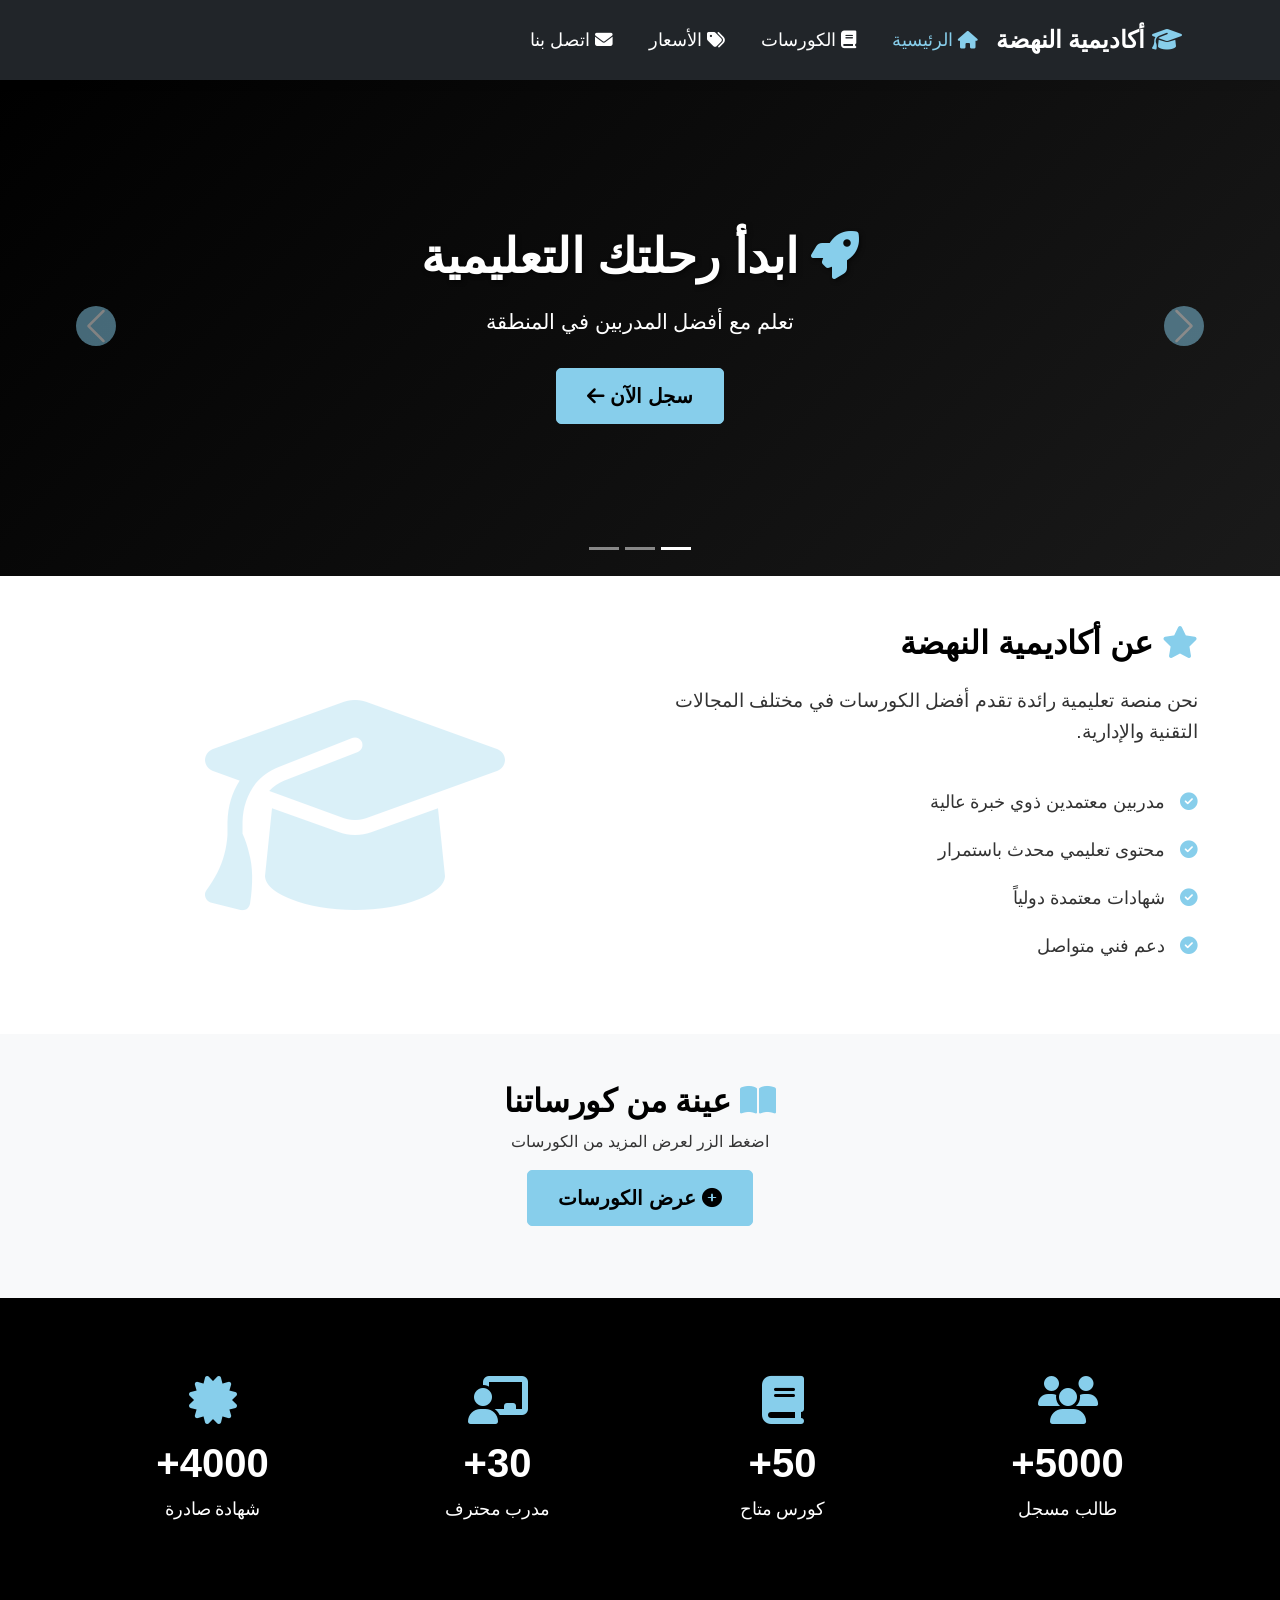
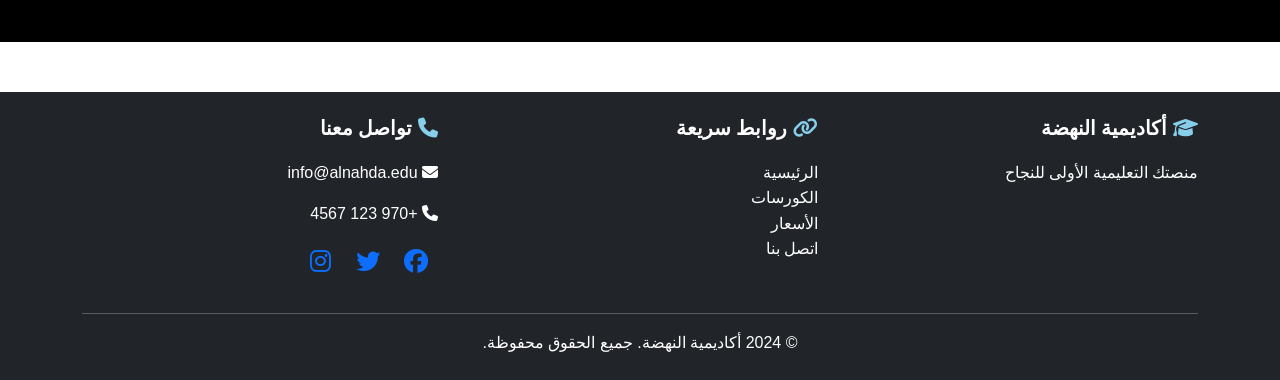
<file: index.html>
<!DOCTYPE html>
<html lang="ar" dir="rtl">
<head>
    <meta charset="UTF-8">
    <meta name="viewport" content="width=device-width, initial-scale=1.0">
    <title>أكاديمية النهضة - الرئيسية</title>
    
    <!-- Bootstrap CSS -->
    <link href="https://cdn.jsdelivr.net/npm/bootstrap@5.3.0/dist/css/bootstrap.min.css" rel="stylesheet">
    
    <!-- Font Awesome -->
    <link rel="stylesheet" href="https://cdnjs.cloudflare.com/ajax/libs/font-awesome/6.4.0/css/all.min.css">
    
    <!-- Custom CSS -->
    <link rel="stylesheet" href="style.css">
</head>
<body>

    <!-- Navbar -->
    <nav class="navbar navbar-expand-lg navbar-dark bg-dark fixed-top">
        <div class="container">
            <a class="navbar-brand" href="index.html">
                <i class="fas fa-graduation-cap"></i> أكاديمية النهضة
            </a>
            <button class="navbar-toggler" type="button" data-bs-toggle="collapse" data-bs-target="#navbarNav">
                <span class="navbar-toggler-icon"></span>
            </button>
            <div class="collapse navbar-collapse" id="navbarNav">
                <ul class="navbar-nav ms-auto">
                    <li class="nav-item">
                        <a class="nav-link active" href="index.html">
                            <i class="fas fa-home"></i> الرئيسية
                        </a>
                    </li>
                    <li class="nav-item">
                        <a class="nav-link" href="courses.html">
                            <i class="fas fa-book"></i> الكورسات
                        </a>
                    </li>
                    <li class="nav-item">
                        <a class="nav-link" href="price.html">
                            <i class="fas fa-tags"></i> الأسعار
                        </a>
                    </li>
                    <li class="nav-item">
                        <a class="nav-link" href="contact.html">
                            <i class="fas fa-envelope"></i> اتصل بنا
                        </a>
                    </li>
                </ul>
            </div>
        </div>
    </nav>

    <!-- Carousel -->
    <div id="heroCarousel" class="carousel slide" data-bs-ride="carousel">
        <div class="carousel-indicators">
            <button type="button" data-bs-target="#heroCarousel" data-bs-slide-to="0" class="active"></button>
            <button type="button" data-bs-target="#heroCarousel" data-bs-slide-to="1"></button>
            <button type="button" data-bs-target="#heroCarousel" data-bs-slide-to="2"></button>
        </div>
        
        <div class="carousel-inner">
            <div class="carousel-item active">
                <div class="carousel-slide slide-1">
                    <div class="carousel-caption">
                        <h1><i class="fas fa-rocket"></i> ابدأ رحلتك التعليمية</h1>
                        <p>تعلم مع أفضل المدربين في المنطقة</p>
                        <button class="btn btn-primary btn-lg" data-bs-toggle="modal" data-bs-target="#registerModal">
                            سجل الآن <i class="fas fa-arrow-left"></i>
                        </button>
                    </div>
                </div>
            </div>
            
            <div class="carousel-item">
                <div class="carousel-slide slide-2">
                    <div class="carousel-caption">
                        <h1><i class="fas fa-certificate"></i> احصل على شهادة معتمدة</h1>
                        <p>شهادات دولية بعد إنهاء الدورات</p>
                        <button class="btn btn-primary btn-lg" data-bs-toggle="modal" data-bs-target="#registerModal">
                            سجل الآن <i class="fas fa-arrow-left"></i>
                        </button>
                    </div>
                </div>
            </div>
            
            <div class="carousel-item">
                <div class="carousel-slide slide-3">
                    <div class="carousel-caption">
                        <h1><i class="fas fa-users"></i> انضم لآلاف الطلاب</h1>
                        <p>أكثر من 5000 طالب سجل معنا</p>
                        <button class="btn btn-primary btn-lg" data-bs-toggle="modal" data-bs-target="#registerModal">
                            سجل الآن <i class="fas fa-arrow-left"></i>
                        </button>
                    </div>
                </div>
            </div>
        </div>
        
        <button class="carousel-control-prev" type="button" data-bs-target="#heroCarousel" data-bs-slide="prev">
            <span class="carousel-control-prev-icon"></span>
        </button>
        <button class="carousel-control-next" type="button" data-bs-target="#heroCarousel" data-bs-slide="next">
            <span class="carousel-control-next-icon"></span>
        </button>
    </div>

    <!-- About Section -->
    <section class="about-section py-5">
        <div class="container">
            <div class="row align-items-center">
                <div class="col-lg-6">
                    <h2 class="mb-4"><i class="fas fa-star"></i> عن أكاديمية النهضة</h2>
                    <p class="lead">نحن منصة تعليمية رائدة تقدم أفضل الكورسات في مختلف المجالات التقنية والإدارية.</p>
                    <ul class="feature-list">
                        <li><i class="fas fa-check-circle"></i> مدربين معتمدين ذوي خبرة عالية</li>
                        <li><i class="fas fa-check-circle"></i> محتوى تعليمي محدث باستمرار</li>
                        <li><i class="fas fa-check-circle"></i> شهادات معتمدة دولياً</li>
                        <li><i class="fas fa-check-circle"></i> دعم فني متواصل</li>
                    </ul>
                </div>
                <div class="col-lg-6 text-center">
                    <i class="fas fa-graduation-cap about-icon"></i>
                </div>
            </div>
        </div>
    </section>

    <!-- Dynamic Section with JavaScript -->
    <section class="courses-preview py-5 bg-light">
        <div class="container">
            <div class="text-center mb-4">
                <h2><i class="fas fa-book-open"></i> عينة من كورساتنا</h2>
                <p>اضغط الزر لعرض المزيد من الكورسات</p>
                <button id="showCoursesBtn" class="btn btn-primary btn-lg">
                    <i class="fas fa-plus-circle"></i> عرض الكورسات
                </button>
            </div>
            
            <div id="coursesContainer" class="row mt-4">
                <!-- Courses will be added here dynamically using JavaScript -->
            </div>
        </div>
    </section>

    <!-- Stats Section -->
    <section class="stats-section py-5">
        <div class="container">
            <div class="row text-center">
                <div class="col-md-3 mb-4">
                    <div class="stat-box">
                        <i class="fas fa-users stat-icon"></i>
                        <h3>5000+</h3>
                        <p>طالب مسجل</p>
                    </div>
                </div>
                <div class="col-md-3 mb-4">
                    <div class="stat-box">
                        <i class="fas fa-book stat-icon"></i>
                        <h3>50+</h3>
                        <p>كورس متاح</p>
                    </div>
                </div>
                <div class="col-md-3 mb-4">
                    <div class="stat-box">
                        <i class="fas fa-chalkboard-teacher stat-icon"></i>
                        <h3>30+</h3>
                        <p>مدرب محترف</p>
                    </div>
                </div>
                <div class="col-md-3 mb-4">
                    <div class="stat-box">
                        <i class="fas fa-certificate stat-icon"></i>
                        <h3>4000+</h3>
                        <p>شهادة صادرة</p>
                    </div>
                </div>
            </div>
        </div>
    </section>

    <!-- Modal -->
    <div class="modal fade" id="registerModal" tabindex="-1">
        <div class="modal-dialog modal-dialog-centered">
            <div class="modal-content">
                <div class="modal-header">
                    <h5 class="modal-title">
                        <i class="fas fa-user-plus"></i> سجل الآن في أكاديمية النهضة
                    </h5>
                    <button type="button" class="btn-close" data-bs-dismiss="modal"></button>
                </div>
                <div class="modal-body">
                    <form id="registerForm">
                        <div class="mb-3">
                            <label class="form-label">
                                <i class="fas fa-user"></i> الاسم الكامل
                            </label>
                            <input type="text" class="form-control" required>
                        </div>
                        <div class="mb-3">
                            <label class="form-label">
                                <i class="fas fa-envelope"></i> البريد الإلكتروني
                            </label>
                            <input type="email" class="form-control" required>
                        </div>
                        <div class="mb-3">
                            <label class="form-label">
                                <i class="fas fa-phone"></i> رقم الهاتف
                            </label>
                            <input type="tel" class="form-control" required>
                        </div>
                        <div class="mb-3">
                            <label class="form-label">
                                <i class="fas fa-book"></i> الكورس المهتم به
                            </label>
                            <select class="form-select" required>
                                <option value="">اختر الكورس</option>
                                <option>تطوير الويب</option>
                                <option>تصميم جرافيك</option>
                                <option>تسويق إلكتروني</option>
                                <option>إدارة أعمال</option>
                            </select>
                        </div>
                    </form>
                </div>
                <div class="modal-footer">
                    <button type="button" class="btn btn-secondary" data-bs-dismiss="modal">
                        <i class="fas fa-times"></i> إلغاء
                    </button>
                    <button type="submit" class="btn btn-primary" form="registerForm">
                        <i class="fas fa-paper-plane"></i> إرسال
                    </button>
                </div>
            </div>
        </div>
    </div>

    <!-- Footer -->
    <footer class="footer bg-dark text-white py-4">
        <div class="container">
            <div class="row">
                <div class="col-md-4 mb-3">
                    <h5><i class="fas fa-graduation-cap"></i> أكاديمية النهضة</h5>
                    <p>منصتك التعليمية الأولى للنجاح</p>
                </div>
                <div class="col-md-4 mb-3">
                    <h5><i class="fas fa-link"></i> روابط سريعة</h5>
                    <ul class="list-unstyled">
                        <li><a href="index.html" class="text-white">الرئيسية</a></li>
                        <li><a href="courses.html" class="text-white">الكورسات</a></li>
                        <li><a href="price.html" class="text-white">الأسعار</a></li>
                        <li><a href="contact.html" class="text-white">اتصل بنا</a></li>
                    </ul>
                </div>
                <div class="col-md-4 mb-3">
                    <h5><i class="fas fa-phone"></i> تواصل معنا</h5>
                    <p><i class="fas fa-envelope"></i> info@alnahda.edu</p>
                    <p><i class="fas fa-phone"></i> +970 123 4567</p>
                    <div class="social-icons">
                        <a href="#"><i class="fab fa-facebook"></i></a>
                        <a href="#"><i class="fab fa-twitter"></i></a>
                        <a href="#"><i class="fab fa-instagram"></i></a>
                    </div>
                </div>
            </div>
            <hr class="bg-white">
            <div class="text-center">
                <p class="mb-0">&copy; 2024 أكاديمية النهضة. جميع الحقوق محفوظة.</p>
            </div>
        </div>
    </footer>

    <!-- Bootstrap JS -->
    <script src="https://cdn.jsdelivr.net/npm/bootstrap@5.3.0/dist/js/bootstrap.bundle.min.js"></script>
    
    <!-- Custom JavaScript -->
    <script src="script.js"></script>

</body>
</html>
</file>
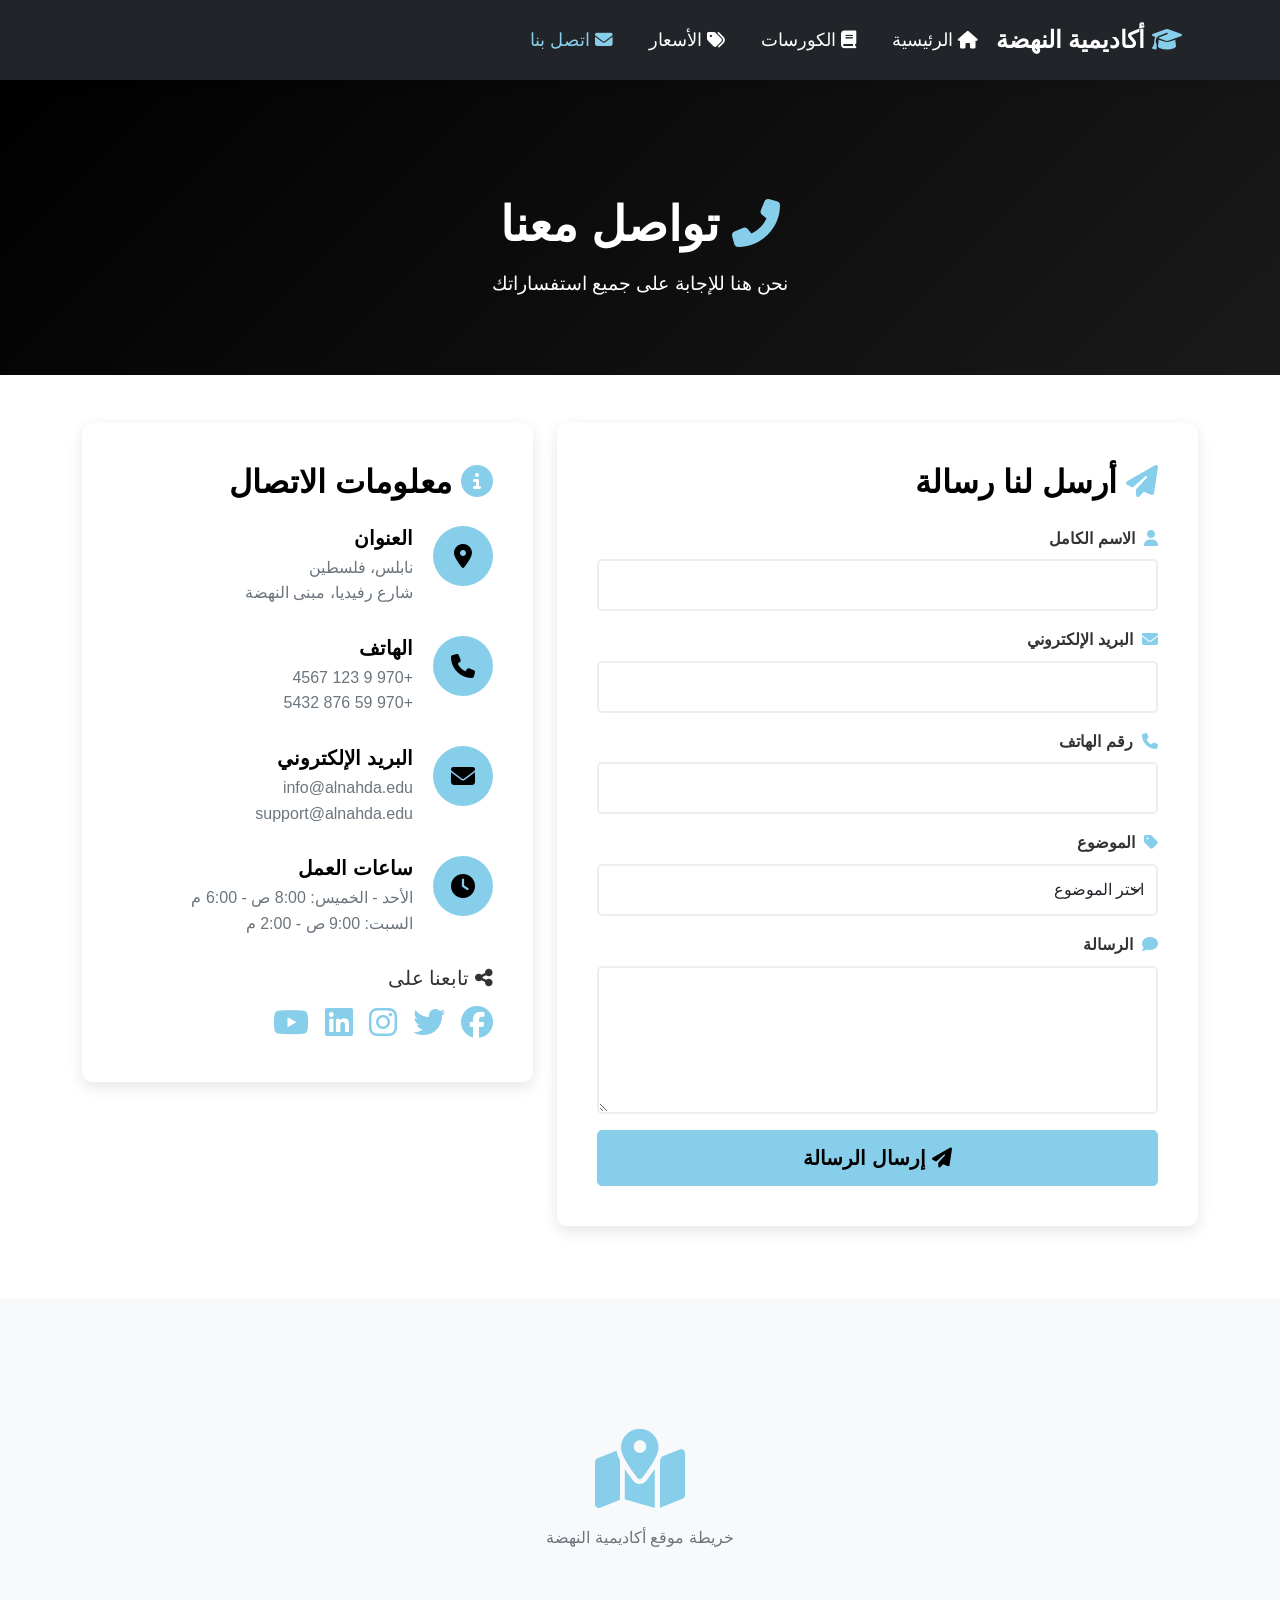
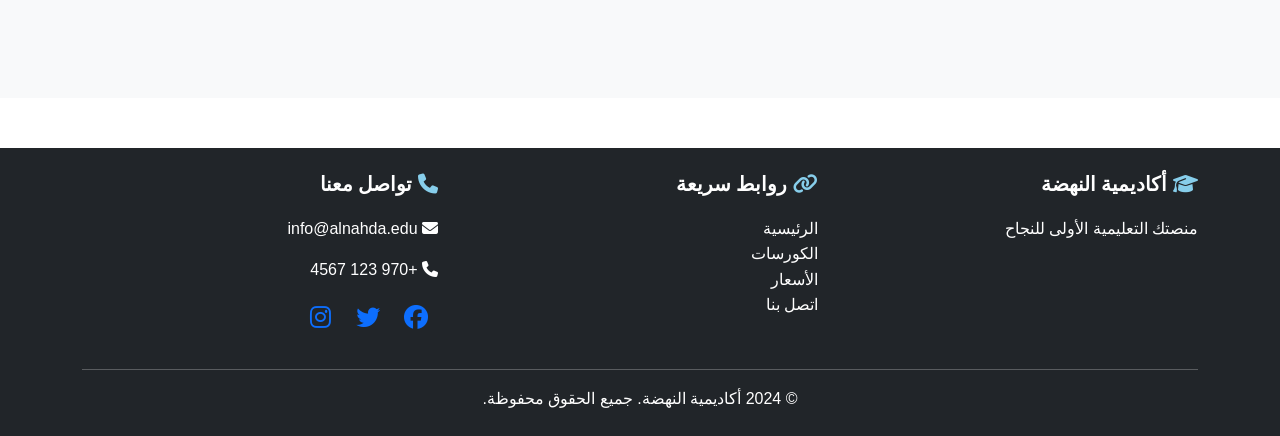
<file: contact.html>
<!DOCTYPE html>
<html lang="ar" dir="rtl">
<head>
    <meta charset="UTF-8">
    <meta name="viewport" content="width=device-width, initial-scale=1.0">
    <title>أكاديمية النهضة - اتصل بنا</title>
    
    <!-- Bootstrap CSS -->
    <link href="https://cdn.jsdelivr.net/npm/bootstrap@5.3.0/dist/css/bootstrap.min.css" rel="stylesheet">
    
    <!-- Font Awesome -->
    <link rel="stylesheet" href="https://cdnjs.cloudflare.com/ajax/libs/font-awesome/6.4.0/css/all.min.css">
    
    <!-- Custom CSS -->
    <link rel="stylesheet" href="style.css">
</head>
<body>

    <!-- Navbar -->
    <nav class="navbar navbar-expand-lg navbar-dark bg-dark fixed-top">
        <div class="container">
            <a class="navbar-brand" href="index.html">
                <i class="fas fa-graduation-cap"></i> أكاديمية النهضة
            </a>
            <button class="navbar-toggler" type="button" data-bs-toggle="collapse" data-bs-target="#navbarNav">
                <span class="navbar-toggler-icon"></span>
            </button>
            <div class="collapse navbar-collapse" id="navbarNav">
                <ul class="navbar-nav ms-auto">
                    <li class="nav-item">
                        <a class="nav-link" href="index.html">
                            <i class="fas fa-home"></i> الرئيسية
                        </a>
                    </li>
                    <li class="nav-item">
                        <a class="nav-link" href="courses.html">
                            <i class="fas fa-book"></i> الكورسات
                        </a>
                    </li>
                    <li class="nav-item">
                        <a class="nav-link" href="price.html">
                            <i class="fas fa-tags"></i> الأسعار
                        </a>
                    </li>
                    <li class="nav-item">
                        <a class="nav-link active" href="contact.html">
                            <i class="fas fa-envelope"></i> اتصل بنا
                        </a>
                    </li>
                </ul>
            </div>
        </div>
    </nav>

    <!-- Page Header -->
    <section class="page-header">
        <div class="container">
            <h1><i class="fas fa-phone-alt"></i> تواصل معنا</h1>
            <p>نحن هنا للإجابة على جميع استفساراتك</p>
        </div>
    </section>

    <!-- Contact Section -->
    <section class="contact-section py-5">
        <div class="container">
            <div class="row">
                <!-- Contact Form -->
                <div class="col-lg-7 mb-4">
                    <div class="contact-form-wrapper">
                        <h2 class="mb-4"><i class="fas fa-paper-plane"></i> أرسل لنا رسالة</h2>
                        <form id="contactForm">
                            <div class="mb-3">
                                <label for="name" class="form-label">
                                    <i class="fas fa-user"></i> الاسم الكامل
                                </label>
                                <input type="text" class="form-control" id="name" required>
                            </div>
                            
                            <div class="mb-3">
                                <label for="email" class="form-label">
                                    <i class="fas fa-envelope"></i> البريد الإلكتروني
                                </label>
                                <input type="email" class="form-control" id="email" required>
                            </div>
                            
                            <div class="mb-3">
                                <label for="phone" class="form-label">
                                    <i class="fas fa-phone"></i> رقم الهاتف
                                </label>
                                <input type="tel" class="form-control" id="phone" required>
                            </div>
                            
                            <div class="mb-3">
                                <label for="subject" class="form-label">
                                    <i class="fas fa-tag"></i> الموضوع
                                </label>
                                <select class="form-select" id="subject" required>
                                    <option value="">اختر الموضوع</option>
                                    <option>استفسار عن الكورسات</option>
                                    <option>استفسار عن الأسعار</option>
                                    <option>مشكلة تقنية</option>
                                    <option>اقتراح</option>
                                    <option>أخرى</option>
                                </select>
                            </div>
                            
                            <div class="mb-3">
                                <label for="message" class="form-label">
                                    <i class="fas fa-comment"></i> الرسالة
                                </label>
                                <textarea class="form-control" id="message" rows="5" required></textarea>
                            </div>
                            
                            <button type="submit" class="btn btn-primary btn-lg w-100">
                                <i class="fas fa-paper-plane"></i> إرسال الرسالة
                            </button>
                        </form>
                    </div>
                </div>

                <!-- Contact Info -->
                <div class="col-lg-5">
                    <div class="contact-info">
                        <h2 class="mb-4"><i class="fas fa-info-circle"></i> معلومات الاتصال</h2>
                        
                        <div class="contact-item">
                            <div class="icon-box">
                                <i class="fas fa-map-marker-alt"></i>
                            </div>
                            <div>
                                <h5>العنوان</h5>
                                <p>نابلس، فلسطين<br>شارع رفيديا، مبنى النهضة</p>
                            </div>
                        </div>

                        <div class="contact-item">
                            <div class="icon-box">
                                <i class="fas fa-phone"></i>
                            </div>
                            <div>
                                <h5>الهاتف</h5>
                                <p>+970 9 123 4567<br>+970 59 876 5432</p>
                            </div>
                        </div>

                        <div class="contact-item">
                            <div class="icon-box">
                                <i class="fas fa-envelope"></i>
                            </div>
                            <div>
                                <h5>البريد الإلكتروني</h5>
                                <p>info@alnahda.edu<br>support@alnahda.edu</p>
                            </div>
                        </div>

                        <div class="contact-item">
                            <div class="icon-box">
                                <i class="fas fa-clock"></i>
                            </div>
                            <div>
                                <h5>ساعات العمل</h5>
                                <p>الأحد - الخميس: 8:00 ص - 6:00 م<br>السبت: 9:00 ص - 2:00 م</p>
                            </div>
                        </div>

                        <div class="social-links mt-4">
                            <h5 class="mb-3"><i class="fas fa-share-alt"></i> تابعنا على</h5>
                            <div class="d-flex gap-3">
                                <a href="#" class="social-link">
                                    <i class="fab fa-facebook fa-2x"></i>
                                </a>
                                <a href="#" class="social-link">
                                    <i class="fab fa-twitter fa-2x"></i>
                                </a>
                                <a href="#" class="social-link">
                                    <i class="fab fa-instagram fa-2x"></i>
                                </a>
                                <a href="#" class="social-link">
                                    <i class="fab fa-linkedin fa-2x"></i>
                                </a>
                                <a href="#" class="social-link">
                                    <i class="fab fa-youtube fa-2x"></i>
                                </a>
                            </div>
                        </div>
                    </div>
                </div>
            </div>
        </div>
    </section>

    <!-- Map Section -->
    <section class="map-section">
        <div class="container-fluid p-0">
            <div class="map-placeholder">
                <i class="fas fa-map-marked-alt fa-5x"></i>
                <p class="mt-3">خريطة موقع أكاديمية النهضة</p>
            </div>
        </div>
    </section>

    <!-- Footer -->
    <footer class="footer bg-dark text-white py-4">
        <div class="container">
            <div class="row">
                <div class="col-md-4 mb-3">
                    <h5><i class="fas fa-graduation-cap"></i> أكاديمية النهضة</h5>
                    <p>منصتك التعليمية الأولى للنجاح</p>
                </div>
                <div class="col-md-4 mb-3">
                    <h5><i class="fas fa-link"></i> روابط سريعة</h5>
                    <ul class="list-unstyled">
                        <li><a href="index.html" class="text-white">الرئيسية</a></li>
                        <li><a href="courses.html" class="text-white">الكورسات</a></li>
                        <li><a href="price.html" class="text-white">الأسعار</a></li>
                        <li><a href="contact.html" class="text-white">اتصل بنا</a></li>
                    </ul>
                </div>
                <div class="col-md-4 mb-3">
                    <h5><i class="fas fa-phone"></i> تواصل معنا</h5>
                    <p><i class="fas fa-envelope"></i> info@alnahda.edu</p>
                    <p><i class="fas fa-phone"></i> +970 123 4567</p>
                    <div class="social-icons">
                        <a href="#"><i class="fab fa-facebook"></i></a>
                        <a href="#"><i class="fab fa-twitter"></i></a>
                        <a href="#"><i class="fab fa-instagram"></i></a>
                    </div>
                </div>
            </div>
            <hr class="bg-white">
            <div class="text-center">
                <p class="mb-0">&copy; 2024 أكاديمية النهضة. جميع الحقوق محفوظة.</p>
            </div>
        </div>
    </footer>

    <!-- Bootstrap JS -->
    <script src="https://cdn.jsdelivr.net/npm/bootstrap@5.3.0/dist/js/bootstrap.bundle.min.js"></script>
    
    <!-- Custom JavaScript -->
    <script src="script.js"></script>

</body>
</html>
</file>
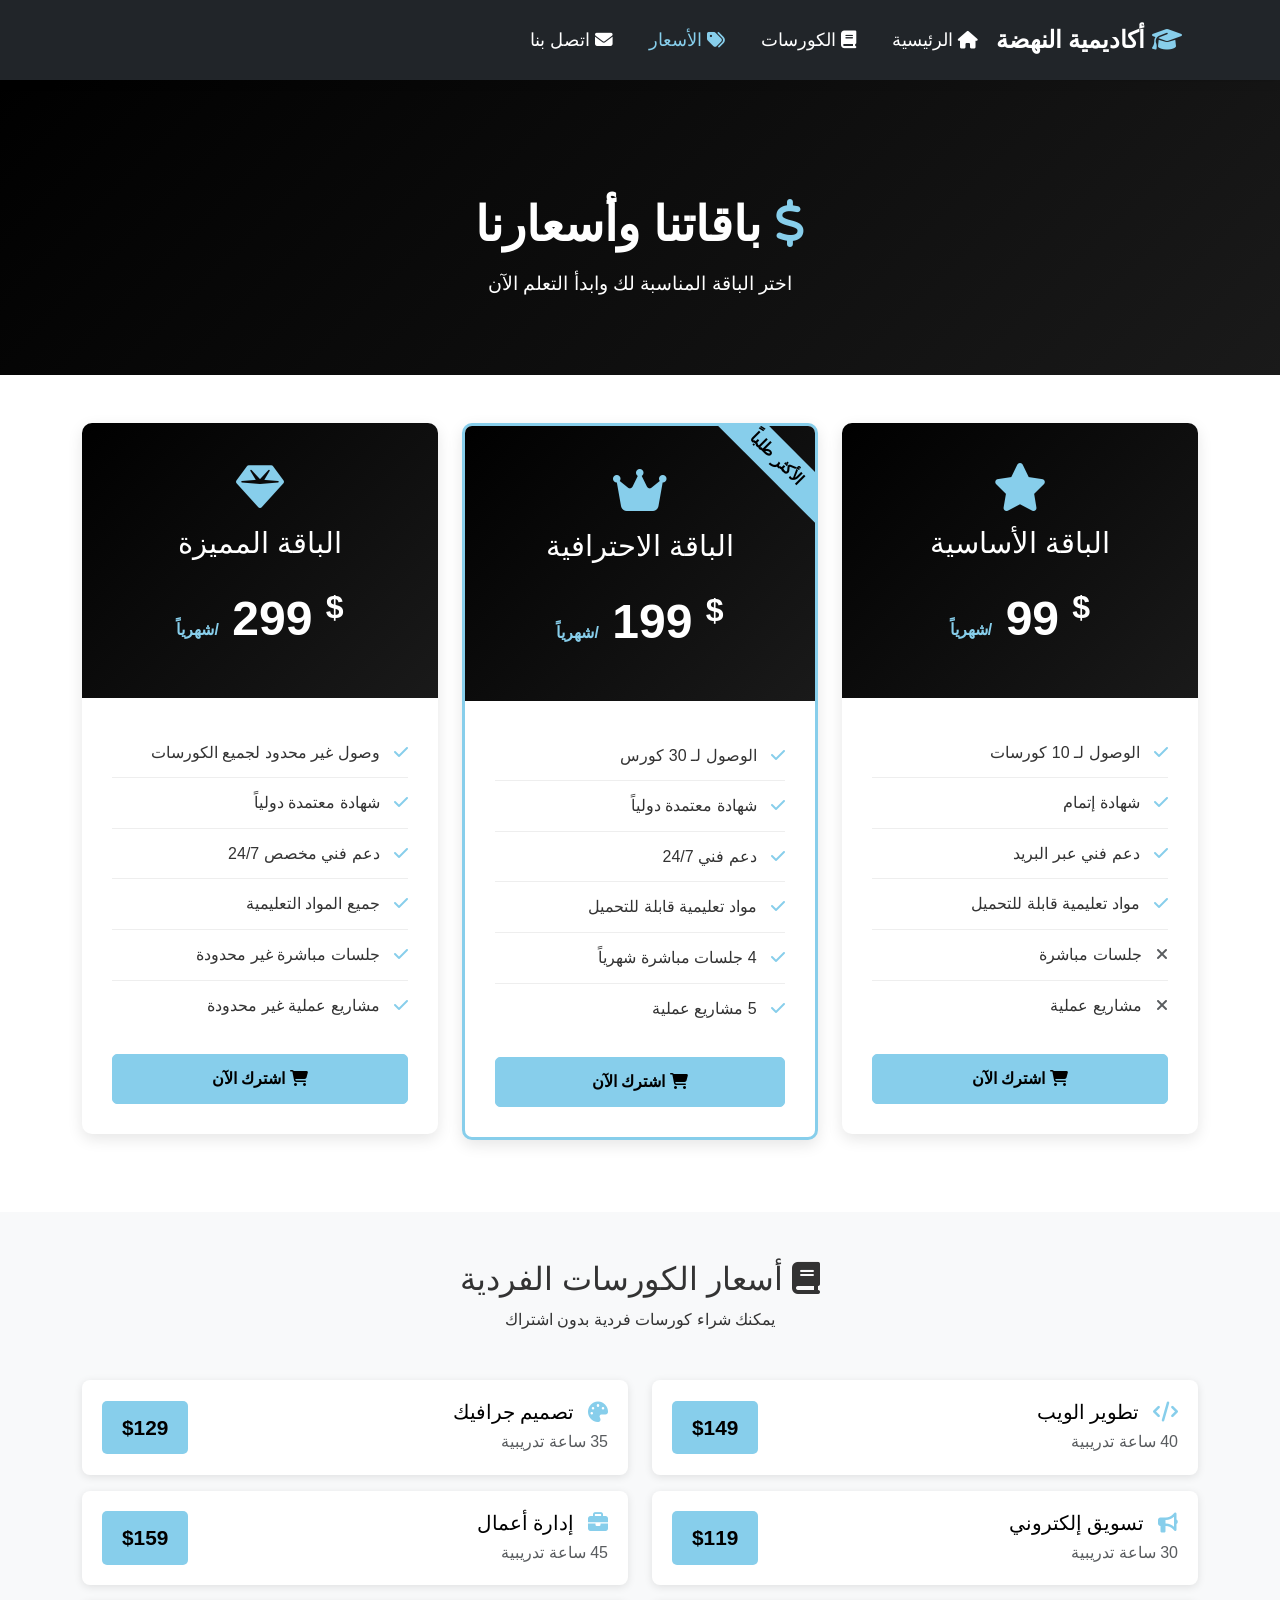
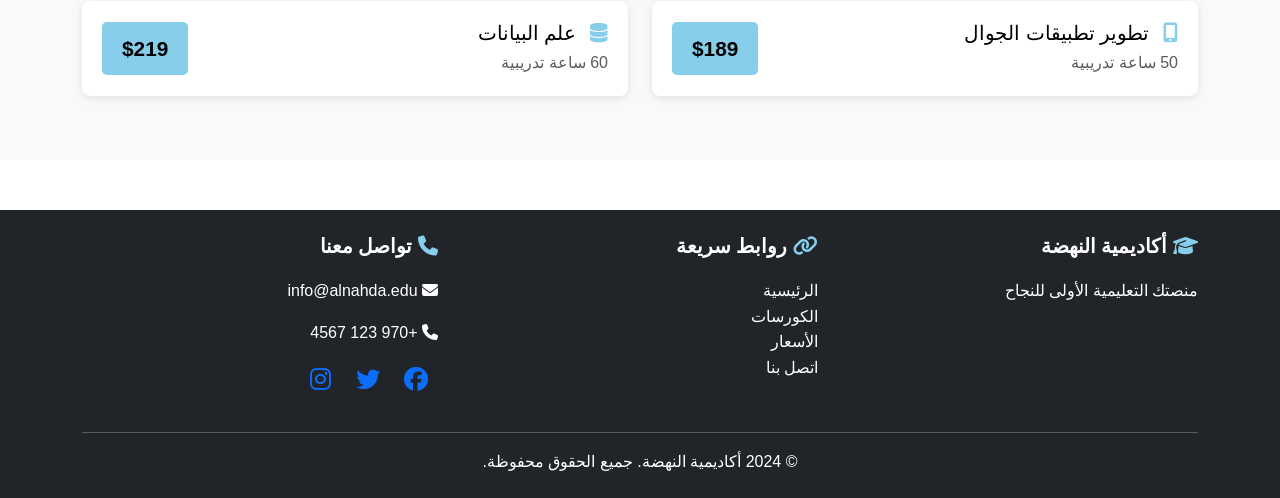
<file: price.html>
<!DOCTYPE html>
<html lang="ar" dir="rtl">
<head>
    <meta charset="UTF-8">
    <meta name="viewport" content="width=device-width, initial-scale=1.0">
    <title>أكاديمية النهضة - الأسعار</title>
    
    <!-- Bootstrap CSS -->
    <link href="https://cdn.jsdelivr.net/npm/bootstrap@5.3.0/dist/css/bootstrap.min.css" rel="stylesheet">
    
    <!-- Font Awesome -->
    <link rel="stylesheet" href="https://cdnjs.cloudflare.com/ajax/libs/font-awesome/6.4.0/css/all.min.css">
    
    <!-- Custom CSS -->
    <link rel="stylesheet" href="style.css">
</head>
<body>

    <!-- Navbar -->
    <nav class="navbar navbar-expand-lg navbar-dark bg-dark fixed-top">
        <div class="container">
            <a class="navbar-brand" href="index.html">
                <i class="fas fa-graduation-cap"></i> أكاديمية النهضة
            </a>
            <button class="navbar-toggler" type="button" data-bs-toggle="collapse" data-bs-target="#navbarNav">
                <span class="navbar-toggler-icon"></span>
            </button>
            <div class="collapse navbar-collapse" id="navbarNav">
                <ul class="navbar-nav ms-auto">
                    <li class="nav-item">
                        <a class="nav-link" href="index.html">
                            <i class="fas fa-home"></i> الرئيسية
                        </a>
                    </li>
                    <li class="nav-item">
                        <a class="nav-link" href="courses.html">
                            <i class="fas fa-book"></i> الكورسات
                        </a>
                    </li>
                    <li class="nav-item">
                        <a class="nav-link active" href="price.html">
                            <i class="fas fa-tags"></i> الأسعار
                        </a>
                    </li>
                    <li class="nav-item">
                        <a class="nav-link" href="contact.html">
                            <i class="fas fa-envelope"></i> اتصل بنا
                        </a>
                    </li>
                </ul>
            </div>
        </div>
    </nav>

    <!-- Page Header -->
    <section class="page-header">
        <div class="container">
            <h1><i class="fas fa-dollar-sign"></i> باقاتنا وأسعارنا</h1>
            <p>اختر الباقة المناسبة لك وابدأ التعلم الآن</p>
        </div>
    </section>

    <!-- Pricing Section -->
    <section class="pricing-section py-5">
        <div class="container">
            <div class="row justify-content-center">
                <!-- Basic Plan -->
                <div class="col-lg-4 col-md-6 mb-4">
                    <div class="pricing-card">
                        <div class="pricing-header">
                            <i class="fas fa-star"></i>
                            <h3>الباقة الأساسية</h3>
                            <div class="price">
                                <span class="currency">$</span>
                                <span class="amount">99</span>
                                <span class="period">/شهرياً</span>
                            </div>
                        </div>
                        <div class="pricing-body">
                            <ul class="features-list">
                                <li><i class="fas fa-check"></i> الوصول لـ 10 كورسات</li>
                                <li><i class="fas fa-check"></i> شهادة إتمام</li>
                                <li><i class="fas fa-check"></i> دعم فني عبر البريد</li>
                                <li><i class="fas fa-check"></i> مواد تعليمية قابلة للتحميل</li>
                                <li><i class="fas fa-times text-muted"></i> جلسات مباشرة</li>
                                <li><i class="fas fa-times text-muted"></i> مشاريع عملية</li>
                            </ul>
                            <button class="btn btn-primary w-100 mt-4" data-bs-toggle="modal" data-bs-target="#registerModal">
                                <i class="fas fa-shopping-cart"></i> اشترك الآن
                            </button>
                        </div>
                    </div>
                </div>

                <!-- Professional Plan -->
                <div class="col-lg-4 col-md-6 mb-4">
                    <div class="pricing-card featured">
                        <div class="badge-popular">الأكثر طلباً</div>
                        <div class="pricing-header">
                            <i class="fas fa-crown"></i>
                            <h3>الباقة الاحترافية</h3>
                            <div class="price">
                                <span class="currency">$</span>
                                <span class="amount">199</span>
                                <span class="period">/شهرياً</span>
                            </div>
                        </div>
                        <div class="pricing-body">
                            <ul class="features-list">
                                <li><i class="fas fa-check"></i> الوصول لـ 30 كورس</li>
                                <li><i class="fas fa-check"></i> شهادة معتمدة دولياً</li>
                                <li><i class="fas fa-check"></i> دعم فني 24/7</li>
                                <li><i class="fas fa-check"></i> مواد تعليمية قابلة للتحميل</li>
                                <li><i class="fas fa-check"></i> 4 جلسات مباشرة شهرياً</li>
                                <li><i class="fas fa-check"></i> 5 مشاريع عملية</li>
                            </ul>
                            <button class="btn btn-primary w-100 mt-4" data-bs-toggle="modal" data-bs-target="#registerModal">
                                <i class="fas fa-shopping-cart"></i> اشترك الآن
                            </button>
                        </div>
                    </div>
                </div>

                <!-- Premium Plan -->
                <div class="col-lg-4 col-md-6 mb-4">
                    <div class="pricing-card">
                        <div class="pricing-header">
                            <i class="fas fa-gem"></i>
                            <h3>الباقة المميزة</h3>
                            <div class="price">
                                <span class="currency">$</span>
                                <span class="amount">299</span>
                                <span class="period">/شهرياً</span>
                            </div>
                        </div>
                        <div class="pricing-body">
                            <ul class="features-list">
                                <li><i class="fas fa-check"></i> وصول غير محدود لجميع الكورسات</li>
                                <li><i class="fas fa-check"></i> شهادة معتمدة دولياً</li>
                                <li><i class="fas fa-check"></i> دعم فني مخصص 24/7</li>
                                <li><i class="fas fa-check"></i> جميع المواد التعليمية</li>
                                <li><i class="fas fa-check"></i> جلسات مباشرة غير محدودة</li>
                                <li><i class="fas fa-check"></i> مشاريع عملية غير محدودة</li>
                            </ul>
                            <button class="btn btn-primary w-100 mt-4" data-bs-toggle="modal" data-bs-target="#registerModal">
                                <i class="fas fa-shopping-cart"></i> اشترك الآن
                            </button>
                        </div>
                    </div>
                </div>
            </div>
        </div>
    </section>

    <!-- Individual Courses Pricing -->
    <section class="individual-pricing py-5 bg-light">
        <div class="container">
            <div class="text-center mb-5">
                <h2><i class="fas fa-book"></i> أسعار الكورسات الفردية</h2>
                <p>يمكنك شراء كورسات فردية بدون اشتراك</p>
            </div>
            
            <div class="row">
                <div class="col-md-6 mb-3">
                    <div class="course-price-item">
                        <div class="d-flex justify-content-between align-items-center">
                            <div>
                                <h5><i class="fas fa-code"></i> تطوير الويب</h5>
                                <p class="mb-0 text-muted">40 ساعة تدريبية</p>
                            </div>
                            <div class="price-tag">
                                <strong>$149</strong>
                            </div>
                        </div>
                    </div>
                </div>

                <div class="col-md-6 mb-3">
                    <div class="course-price-item">
                        <div class="d-flex justify-content-between align-items-center">
                            <div>
                                <h5><i class="fas fa-palette"></i> تصميم جرافيك</h5>
                                <p class="mb-0 text-muted">35 ساعة تدريبية</p>
                            </div>
                            <div class="price-tag">
                                <strong>$129</strong>
                            </div>
                        </div>
                    </div>
                </div>

                <div class="col-md-6 mb-3">
                    <div class="course-price-item">
                        <div class="d-flex justify-content-between align-items-center">
                            <div>
                                <h5><i class="fas fa-bullhorn"></i> تسويق إلكتروني</h5>
                                <p class="mb-0 text-muted">30 ساعة تدريبية</p>
                            </div>
                            <div class="price-tag">
                                <strong>$119</strong>
                            </div>
                        </div>
                    </div>
                </div>

                <div class="col-md-6 mb-3">
                    <div class="course-price-item">
                        <div class="d-flex justify-content-between align-items-center">
                            <div>
                                <h5><i class="fas fa-briefcase"></i> إدارة أعمال</h5>
                                <p class="mb-0 text-muted">45 ساعة تدريبية</p>
                            </div>
                            <div class="price-tag">
                                <strong>$159</strong>
                            </div>
                        </div>
                    </div>
                </div>

                <div class="col-md-6 mb-3">
                    <div class="course-price-item">
                        <div class="d-flex justify-content-between align-items-center">
                            <div>
                                <h5><i class="fas fa-mobile-alt"></i> تطوير تطبيقات الجوال</h5>
                                <p class="mb-0 text-muted">50 ساعة تدريبية</p>
                            </div>
                            <div class="price-tag">
                                <strong>$189</strong>
                            </div>
                        </div>
                    </div>
                </div>

                <div class="col-md-6 mb-3">
                    <div class="course-price-item">
                        <div class="d-flex justify-content-between align-items-center">
                            <div>
                                <h5><i class="fas fa-database"></i> علم البيانات</h5>
                                <p class="mb-0 text-muted">60 ساعة تدريبية</p>
                            </div>
                            <div class="price-tag">
                                <strong>$219</strong>
                            </div>
                        </div>
                    </div>
                </div>
            </div>
        </div>
    </section>

    <!-- Modal -->
    <div class="modal fade" id="registerModal" tabindex="-1">
        <div class="modal-dialog modal-dialog-centered">
            <div class="modal-content">
                <div class="modal-header">
                    <h5 class="modal-title">
                        <i class="fas fa-user-plus"></i> اشترك الآن
                    </h5>
                    <button type="button" class="btn-close" data-bs-dismiss="modal"></button>
                </div>
                <div class="modal-body">
                    <form id="registerForm">
                        <div class="mb-3">
                            <label class="form-label">
                                <i class="fas fa-user"></i> الاسم الكامل
                            </label>
                            <input type="text" class="form-control" required>
                        </div>
                        <div class="mb-3">
                            <label class="form-label">
                                <i class="fas fa-envelope"></i> البريد الإلكتروني
                            </label>
                            <input type="email" class="form-control" required>
                        </div>
                        <div class="mb-3">
                            <label class="form-label">
                                <i class="fas fa-phone"></i> رقم الهاتف
                            </label>
                            <input type="tel" class="form-control" required>
                        </div>
                        <div class="mb-3">
                            <label class="form-label">
                                <i class="fas fa-tags"></i> اختر الباقة
                            </label>
                            <select class="form-select" required>
                                <option value="">اختر الباقة</option>
                                <option>الباقة الأساسية - $99</option>
                                <option>الباقة الاحترافية - $199</option>
                                <option>الباقة المميزة - $299</option>
                            </select>
                        </div>
                    </form>
                </div>
                <div class="modal-footer">
                    <button type="button" class="btn btn-secondary" data-bs-dismiss="modal">
                        <i class="fas fa-times"></i> إلغاء
                    </button>
                    <button type="submit" class="btn btn-primary" form="registerForm">
                        <i class="fas fa-paper-plane"></i> إرسال
                    </button>
                </div>
            </div>
        </div>
    </div>

    <!-- Footer -->
    <footer class="footer bg-dark text-white py-4">
        <div class="container">
            <div class="row">
                <div class="col-md-4 mb-3">
                    <h5><i class="fas fa-graduation-cap"></i> أكاديمية النهضة</h5>
                    <p>منصتك التعليمية الأولى للنجاح</p>
                </div>
                <div class="col-md-4 mb-3">
                    <h5><i class="fas fa-link"></i> روابط سريعة</h5>
                    <ul class="list-unstyled">
                        <li><a href="index.html" class="text-white">الرئيسية</a></li>
                        <li><a href="courses.html" class="text-white">الكورسات</a></li>
                        <li><a href="price.html" class="text-white">الأسعار</a></li>
                        <li><a href="contact.html" class="text-white">اتصل بنا</a></li>
                    </ul>
                </div>
                <div class="col-md-4 mb-3">
                    <h5><i class="fas fa-phone"></i> تواصل معنا</h5>
                    <p><i class="fas fa-envelope"></i> info@alnahda.edu</p>
                    <p><i class="fas fa-phone"></i> +970 123 4567</p>
                    <div class="social-icons">
                        <a href="#"><i class="fab fa-facebook"></i></a>
                        <a href="#"><i class="fab fa-twitter"></i></a>
                        <a href="#"><i class="fab fa-instagram"></i></a>
                    </div>
                </div>
            </div>
            <hr class="bg-white">
            <div class="text-center">
                <p class="mb-0">&copy; 2024 أكاديمية النهضة. جميع الحقوق محفوظة.</p>
            </div>
        </div>
    </footer>

    <!-- Bootstrap JS -->
    <script src="https://cdn.jsdelivr.net/npm/bootstrap@5.3.0/dist/js/bootstrap.bundle.min.js"></script>
    
    <!-- Custom JavaScript -->
    <script src="script.js"></script>

</body>
</html>
</file>
<file: style.css>
/* General Styles */
* {
    margin: 0;
    padding: 0;
    box-sizing: border-box;
}

:root {
    --primary-color: #87CEEB; /* Light Blue */
    --dark-color: #000000; /* Black */
    --light-bg: #f8f9fa;
    --white: #ffffff;
    --text-dark: #333333;
    --text-muted: #6c757d;
}

body {
    font-family: 'Segoe UI', Tahoma, Geneva, Verdana, sans-serif;
    line-height: 1.6;
    color: var(--text-dark);
}

/* Navbar */
.navbar {
    padding: 1rem 0;
    box-shadow: 0 2px 10px rgba(0,0,0,0.1);
}

.navbar-brand {
    font-size: 1.5rem;
    font-weight: bold;
    color: var(--white) !important;
}

.navbar-brand i {
    color: var(--primary-color);
}

.nav-link {
    font-size: 1.1rem;
    margin: 0 10px;
    transition: all 0.3s ease;
    color: var(--white) !important;
}

.nav-link:hover,
.nav-link.active {
    color: var(--primary-color) !important;
}

/* Carousel */
.carousel {
    margin-top: 76px;
}

.carousel-slide {
    height: 500px;
    display: flex;
    align-items: center;
    justify-content: center;
    position: relative;
}

.slide-1 {
    background: linear-gradient(135deg, var(--dark-color) 0%, #1a1a1a 100%);
}

.slide-2 {
    background: linear-gradient(135deg, #1a1a1a 0%, var(--dark-color) 100%);
}

.slide-3 {
    background: linear-gradient(135deg, var(--dark-color) 0%, #2a2a2a 100%);
}

.carousel-caption {
    position: relative;
    right: auto;
    left: auto;
    bottom: auto;
    text-align: center;
    z-index: 10;
}

.carousel-caption h1 {
    font-size: 3rem;
    font-weight: bold;
    color: var(--white);
    margin-bottom: 20px;
    text-shadow: 2px 2px 4px rgba(0,0,0,0.5);
}

.carousel-caption h1 i {
    color: var(--primary-color);
}

.carousel-caption p {
    font-size: 1.3rem;
    color: var(--white);
    margin-bottom: 30px;
}

.carousel-control-prev-icon,
.carousel-control-next-icon {
    background-color: var(--primary-color);
    border-radius: 50%;
    padding: 20px;
}

.carousel-indicators button {
    background-color: var(--primary-color);
}

/* Buttons */
.btn-primary {
    background-color: var(--primary-color);
    border-color: var(--primary-color);
    color: var(--dark-color);
    font-weight: bold;
    padding: 12px 30px;
    border-radius: 5px;
    transition: all 0.3s ease;
}

.btn-primary:hover {
    background-color: #6FB8D9;
    border-color: #6FB8D9;
    transform: translateY(-2px);
    box-shadow: 0 5px 15px rgba(135, 206, 235, 0.3);
}

.btn-secondary {
    background-color: var(--text-muted);
    border-color: var(--text-muted);
}

/* About Section */
.about-section {
    background-color: var(--white);
}

.about-section h2 {
    color: var(--dark-color);
    font-weight: bold;
}

.about-section h2 i {
    color: var(--primary-color);
}

.about-section .lead {
    font-size: 1.2rem;
    color: var(--text-dark);
    margin-bottom: 30px;
}

.feature-list {
    list-style: none;
    padding: 0;
}

.feature-list li {
    padding: 10px 0;
    font-size: 1.1rem;
}

.feature-list li i {
    color: var(--primary-color);
    margin-left: 10px;
}

.about-icon {
    font-size: 15rem;
    color: var(--primary-color);
    opacity: 0.3;
}

/* Courses Preview Section */
.courses-preview {
    background-color: var(--light-bg);
}

.courses-preview h2 {
    color: var(--dark-color);
    font-weight: bold;
}

.courses-preview h2 i {
    color: var(--primary-color);
}

/* Stats Section */
.stats-section {
    background-color: var(--dark-color);
    color: var(--white);
}

.stat-box {
    padding: 30px;
    border-radius: 10px;
    transition: transform 0.3s ease;
}

.stat-box:hover {
    transform: translateY(-10px);
}

.stat-icon {
    font-size: 3rem;
    color: var(--primary-color);
    margin-bottom: 15px;
}

.stat-box h3 {
    font-size: 2.5rem;
    font-weight: bold;
    color: var(--white);
}

.stat-box p {
    font-size: 1.1rem;
    color: var(--white);
}

/* Page Header */
.page-header {
    background: linear-gradient(135deg, var(--dark-color) 0%, #1a1a1a 100%);
    color: var(--white);
    padding: 120px 0 60px 0;
    text-align: center;
    margin-top: 76px;
}

.page-header h1 {
    font-size: 3rem;
    font-weight: bold;
    margin-bottom: 15px;
}

.page-header h1 i {
    color: var(--primary-color);
}

.page-header p {
    font-size: 1.2rem;
}

/* Course Cards */
.course-card {
    background: var(--white);
    border-radius: 10px;
    padding: 30px;
    box-shadow: 0 5px 15px rgba(0,0,0,0.1);
    transition: all 0.3s ease;
    height: 100%;
}

.course-card:hover {
    transform: translateY(-10px);
    box-shadow: 0 10px 25px rgba(0,0,0,0.15);
}

.course-icon {
    width: 80px;
    height: 80px;
    background-color: var(--primary-color);
    border-radius: 50%;
    display: flex;
    align-items: center;
    justify-content: center;
    margin: 0 auto 20px auto;
}

.course-icon i {
    font-size: 2.5rem;
    color: var(--dark-color);
}

.course-card h3 {
    color: var(--dark-color);
    font-weight: bold;
    margin-bottom: 15px;
    text-align: center;
}

.course-card p {
    color: var(--text-muted);
    text-align: center;
    margin-bottom: 20px;
}

.course-info {
    display: flex;
    justify-content: space-around;
    margin-top: 20px;
    padding-top: 20px;
    border-top: 1px solid #eee;
}

.course-info span {
    color: var(--text-muted);
    font-size: 0.9rem;
}

.course-info i {
    color: var(--primary-color);
    margin-left: 5px;
}

/* Pricing Cards */
.pricing-card {
    background: var(--white);
    border-radius: 10px;
    box-shadow: 0 5px 15px rgba(0,0,0,0.1);
    overflow: hidden;
    transition: all 0.3s ease;
    position: relative;
}

.pricing-card:hover {
    transform: translateY(-10px);
    box-shadow: 0 10px 25px rgba(0,0,0,0.15);
}

.pricing-card.featured {
    border: 3px solid var(--primary-color);
}

.badge-popular {
    position: absolute;
    top: 15px;
    right: -35px;
    background-color: var(--primary-color);
    color: var(--dark-color);
    padding: 5px 40px;
    transform: rotate(45deg);
    font-weight: bold;
    z-index: 10;
}

.pricing-header {
    background: linear-gradient(135deg, var(--dark-color) 0%, #1a1a1a 100%);
    color: var(--white);
    padding: 40px 20px;
    text-align: center;
}

.pricing-header i {
    font-size: 3rem;
    color: var(--primary-color);
    margin-bottom: 15px;
}

.pricing-header h3 {
    font-size: 1.8rem;
    margin-bottom: 20px;
}

.price {
    font-size: 3rem;
    font-weight: bold;
}

.price .currency {
    font-size: 2rem;
    vertical-align: super;
}

.price .period {
    font-size: 1rem;
    color: var(--primary-color);
}

.pricing-body {
    padding: 30px;
}

.features-list {
    list-style: none;
    padding: 0;
    margin-bottom: 0;
}

.features-list li {
    padding: 12px 0;
    border-bottom: 1px solid #eee;
}

.features-list li:last-child {
    border-bottom: none;
}

.features-list i {
    margin-left: 10px;
}

.features-list .fa-check {
    color: var(--primary-color);
}

/* Individual Course Pricing */
.course-price-item {
    background: var(--white);
    padding: 20px;
    border-radius: 8px;
    box-shadow: 0 2px 8px rgba(0,0,0,0.1);
    transition: all 0.3s ease;
}

.course-price-item:hover {
    transform: translateY(-5px);
    box-shadow: 0 5px 15px rgba(0,0,0,0.15);
}

.course-price-item h5 {
    color: var(--dark-color);
    margin-bottom: 5px;
}

.course-price-item h5 i {
    color: var(--primary-color);
    margin-left: 8px;
}

.price-tag {
    background-color: var(--primary-color);
    color: var(--dark-color);
    padding: 10px 20px;
    border-radius: 5px;
    font-size: 1.3rem;
}

/* Contact Form */
.contact-form-wrapper {
    background: var(--white);
    padding: 40px;
    border-radius: 10px;
    box-shadow: 0 5px 15px rgba(0,0,0,0.1);
}

.contact-form-wrapper h2 {
    color: var(--dark-color);
    font-weight: bold;
}

.contact-form-wrapper h2 i {
    color: var(--primary-color);
}

.form-label {
    font-weight: 600;
    color: var(--text-dark);
    margin-bottom: 8px;
}

.form-label i {
    color: var(--primary-color);
    margin-left: 5px;
}

.form-control,
.form-select {
    border: 2px solid #eee;
    padding: 12px;
    border-radius: 5px;
    transition: all 0.3s ease;
}

.form-control:focus,
.form-select:focus {
    border-color: var(--primary-color);
    box-shadow: 0 0 0 0.2rem rgba(135, 206, 235, 0.25);
}

/* Contact Info */
.contact-info {
    background: var(--white);
    padding: 40px;
    border-radius: 10px;
    box-shadow: 0 5px 15px rgba(0,0,0,0.1);
}

.contact-info h2 {
    color: var(--dark-color);
    font-weight: bold;
}

.contact-info h2 i {
    color: var(--primary-color);
}

.contact-item {
    display: flex;
    align-items: flex-start;
    margin-bottom: 30px;
}

.icon-box {
    width: 60px;
    height: 60px;
    background-color: var(--primary-color);
    border-radius: 50%;
    display: flex;
    align-items: center;
    justify-content: center;
    margin-left: 20px;
    flex-shrink: 0;
}

.icon-box i {
    font-size: 1.5rem;
    color: var(--dark-color);
}

.contact-item h5 {
    color: var(--dark-color);
    font-weight: bold;
    margin-bottom: 5px;
}

.contact-item p {
    color: var(--text-muted);
    margin-bottom: 0;
}

.social-link {
    color: var(--primary-color);
    transition: all 0.3s ease;
}

.social-link:hover {
    color: var(--dark-color);
    transform: scale(1.2);
}

/* Map Section */
.map-placeholder {
    background-color: var(--light-bg);
    height: 400px;
    display: flex;
    flex-direction: column;
    align-items: center;
    justify-content: center;
    color: var(--text-muted);
}

.map-placeholder i {
    color: var(--primary-color);
}

/* Modal */
.modal-header {
    background: linear-gradient(135deg, var(--dark-color) 0%, #1a1a1a 100%);
    color: var(--white);
}

.modal-title {
    font-weight: bold;
}

.modal-title i {
    color: var(--primary-color);
}

.modal-body {
    padding: 30px;
}

/* Footer */
.footer {
    margin-top: 50px;
}

.footer h5 {
    font-weight: bold;
    margin-bottom: 20px;
}

.footer h5 i {
    color: var(--primary-color);
}

.footer a {
    text-decoration: none;
    transition: color 0.3s ease;
}

.footer a:hover {
    color: var(--primary-color) !important;
}

.social-icons a {
    display: inline-block;
    margin: 0 10px;
    font-size: 1.5rem;
    transition: all 0.3s ease;
}

.social-icons a:hover {
    color: var(--primary-color) !important;
    transform: translateY(-3px);
}

/* Responsive Design */
@media (max-width: 991px) {
    .carousel-caption h1 {
        font-size: 2rem;
    }
    
    .carousel-caption p {
        font-size: 1rem;
    }
    
    .carousel-slide {
        height: 400px;
    }
    
    .about-icon {
        font-size: 8rem;
        margin-top: 30px;
    }
    
    .page-header h1 {
        font-size: 2.5rem;
    }
}

@media (max-width: 768px) {
    .navbar-brand {
        font-size: 1.2rem;
    }
    
    .nav-link {
        text-align: center;
        margin: 5px 0;
    }
    
    .carousel-caption h1 {
        font-size: 1.5rem;
    }
    
    .carousel-slide {
        height: 350px;
    }
    
    .stat-icon {
        font-size: 2rem;
    }
    
    .stat-box h3 {
        font-size: 2rem;
    }
    
    .page-header {
        padding: 100px 0 40px 0;
    }
    
    .page-header h1 {
        font-size: 2rem;
    }
    
    .contact-form-wrapper,
    .contact-info {
        padding: 25px;
    }
}

@media (max-width: 576px) {
    .carousel-caption h1 {
        font-size: 1.2rem;
    }
    
    .carousel-caption p {
        font-size: 0.9rem;
    }
    
    .btn-lg {
        padding: 10px 20px;
        font-size: 1rem;
    }
    
    .about-section h2,
    .page-header h1 {
        font-size: 1.8rem;
    }
    
    .course-icon {
        width: 60px;
        height: 60px;
    }
    
    .course-icon i {
        font-size: 2rem;
    }
}
</file>
